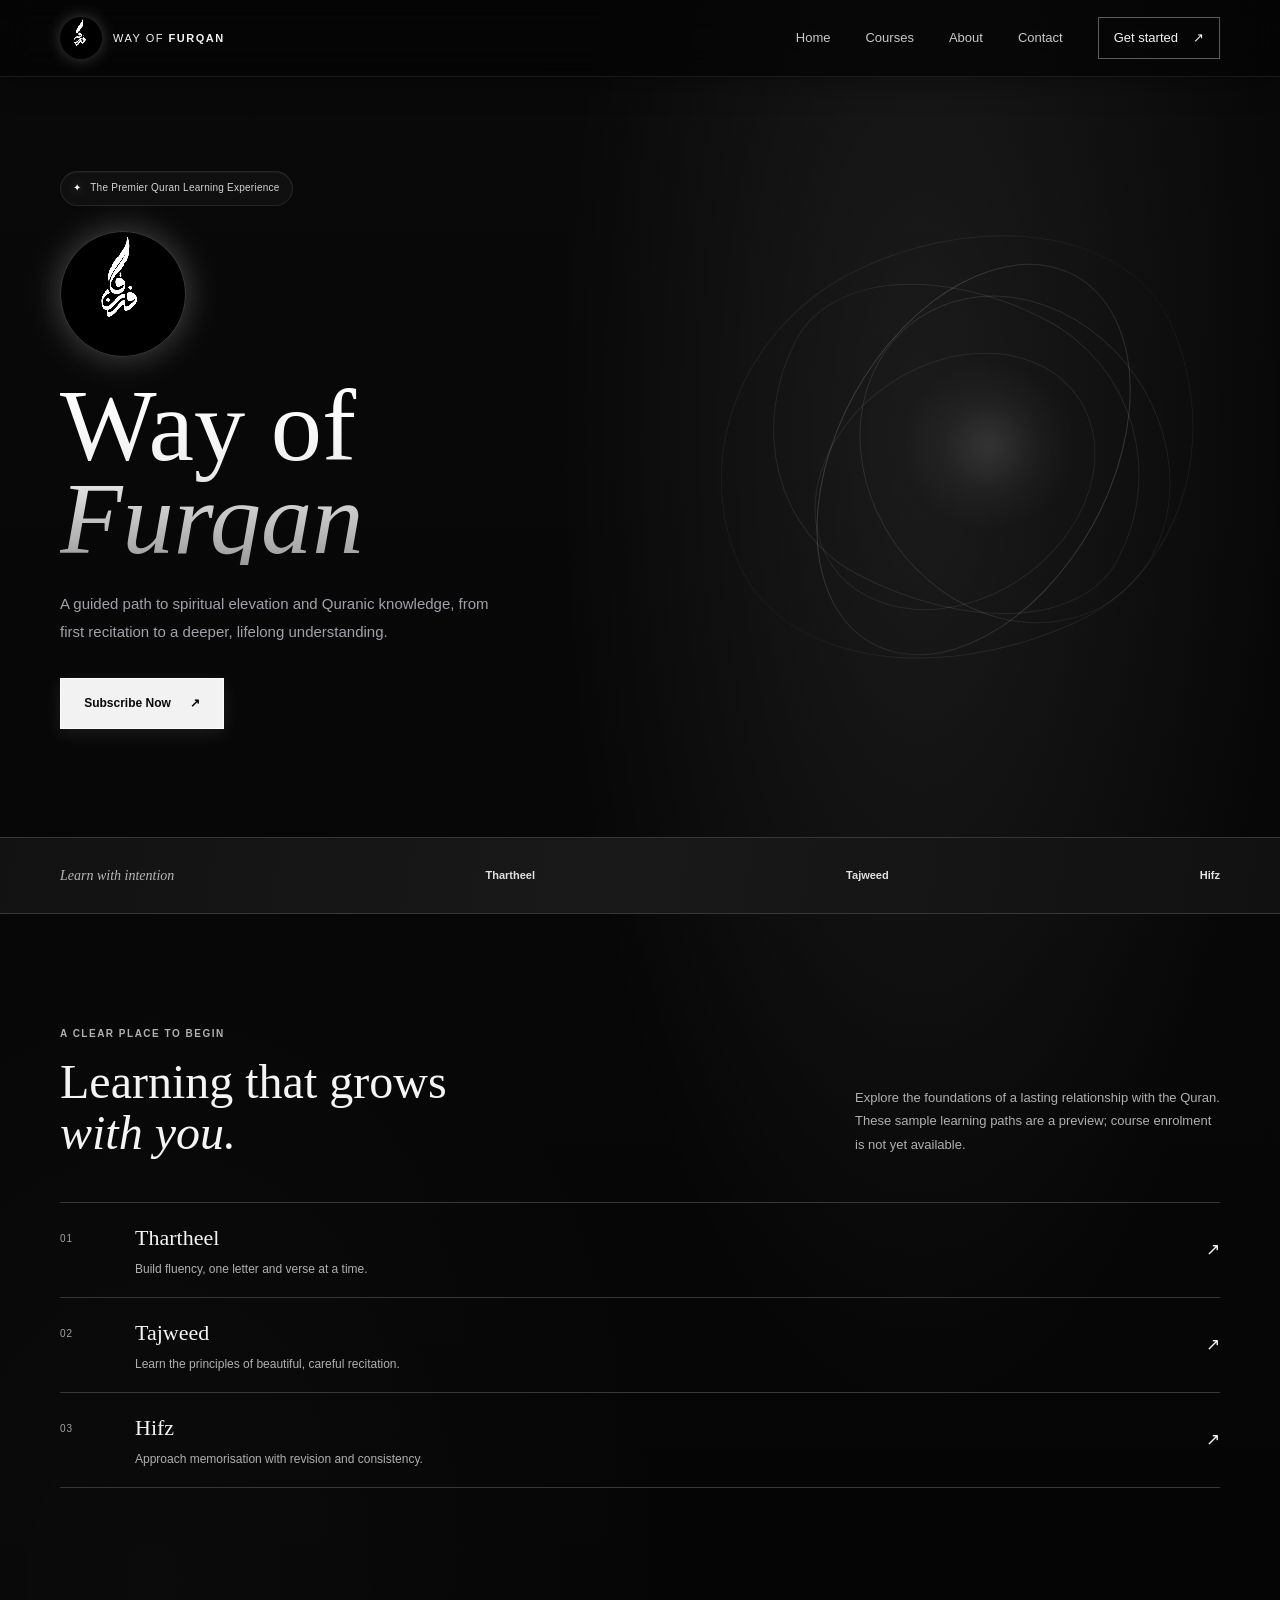
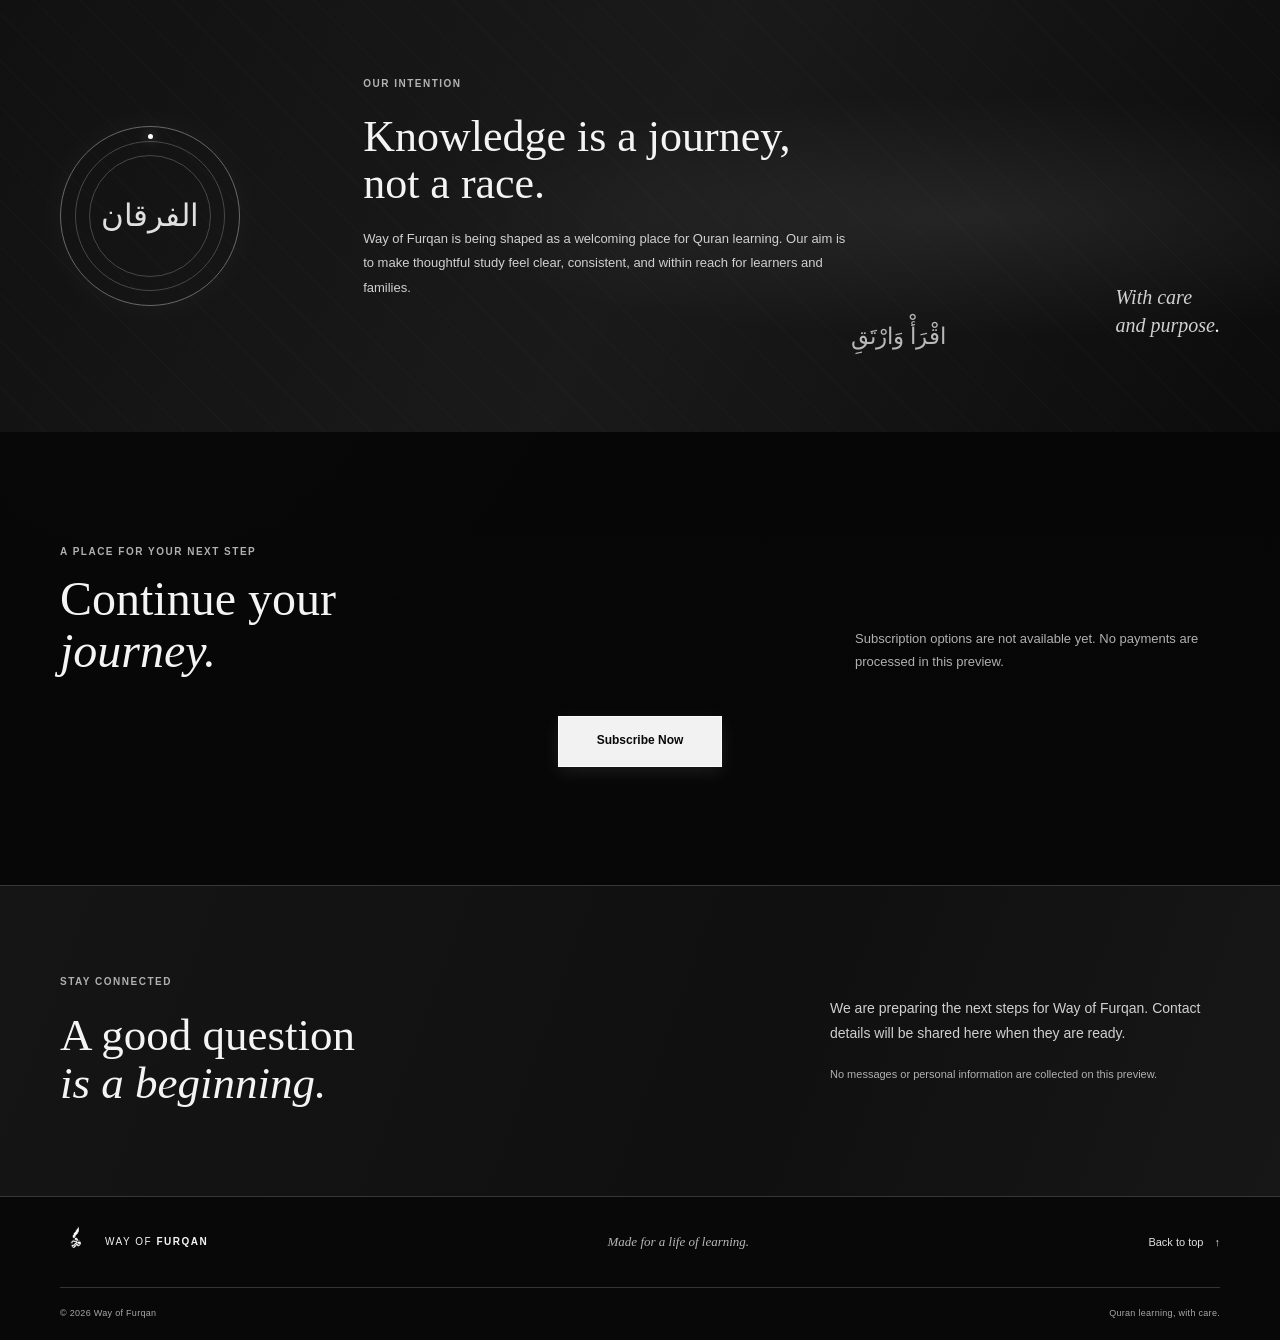
<file: index.html>
<!doctype html>
<html lang="en">
  <head>
    <meta charset="UTF-8" />
    <meta name="viewport" content="width=device-width, initial-scale=1.0" />
    <meta
      name="description"
      content="Build a lasting connection with the Quran through reading, Tajweed, Hifz, translation, and Tafsir."
    />
    <meta name="theme-color" content="#050505" />
    <title>Way of Furqan | Your Journey with the Quran</title>
    <link rel="stylesheet" href="styles.css" />
    <script src="script.js" defer></script>
  </head>
  <body>
    <a class="skip-link" href="#main">Skip to content</a>

    <header class="site-header" id="home">
      <a class="wordmark" href="#home" aria-label="Way of Furqan home">
        <span class="logo-frame logo-frame-header" aria-hidden="true">
          <img class="logo-image" src="assets/logo.jpeg" alt="" />
        </span>
        <span>WAY OF <strong>FURQAN</strong></span>
      </a>

      <button
        class="menu-toggle"
        type="button"
        aria-expanded="false"
        aria-controls="primary-navigation"
      >
        <span class="menu-icon" aria-hidden="true"><i></i><i></i></span>
        <span class="menu-label">Menu</span>
      </button>

      <nav class="primary-navigation" id="primary-navigation" aria-label="Main navigation">
        <a href="#home">Home</a>
        <a href="#courses">Courses</a>
        <a href="#about">About</a>
        <a href="#contact">Contact</a>
        <a class="nav-cta" href="#portals">Get started <span aria-hidden="true">&#8599;</span></a>
      </nav>
    </header>

    <main id="main">
      <section class="hero page-width" aria-labelledby="hero-title">
        <div class="hero-copy">
          <p class="hero-badge"><span aria-hidden="true">&#10022;</span> The Premier Quran Learning Experience</p>
          <span class="logo-frame logo-frame-hero" aria-hidden="true">
            <img class="logo-image" src="assets/logo.jpeg" alt="" />
          </span>
          <h1 id="hero-title">Way of<br /><em>Furqan</em></h1>
          <p class="hero-intro">
            A guided path to spiritual elevation and Quranic knowledge, from first recitation
            to a deeper, lifelong understanding.
          </p>
          <div class="hero-actions">
            <button class="button button-dark subscribe-button" type="button" data-open-subscribe>
              Subscribe Now <span aria-hidden="true">&#8599;</span>
            </button>
          </div>
        </div>

        <div class="hero-visual" aria-hidden="true">
          <span class="flow-line flow-line-one"></span>
          <span class="flow-line flow-line-two"></span>
          <span class="flow-line flow-line-three"></span>
          <span class="flow-light"></span>
        </div>
      </section>

      <section class="learning-strip" aria-label="Learning pathways">
        <div class="learning-strip-inner page-width">
          <p>Learn with intention</p>
          <span>Thartheel</span>
          <span>Tajweed</span>
          <span>Hifz</span>
        </div>
      </section>

      <section class="section page-width courses-section" id="courses" aria-labelledby="courses-title">
        <div class="section-heading">
          <div>
            <p class="eyebrow">A clear place to begin</p>
            <h2 id="courses-title">Learning that grows<br /><em>with you.</em></h2>
          </div>
          <p class="section-intro">
            Explore the foundations of a lasting relationship with the Quran.
            These sample learning paths are a preview; course enrolment is not yet available.
          </p>
        </div>

        <div class="course-list">
          <article class="course-item">
            <span class="course-number">01</span>
            <div><h3>Thartheel</h3><p>Build fluency, one letter and verse at a time.</p></div>
            <span class="course-arrow" aria-hidden="true">&#8599;</span>
          </article>
          <article class="course-item">
            <span class="course-number">02</span>
            <div><h3>Tajweed</h3><p>Learn the principles of beautiful, careful recitation.</p></div>
            <span class="course-arrow" aria-hidden="true">&#8599;</span>
          </article>
          <article class="course-item">
            <span class="course-number">03</span>
            <div><h3>Hifz</h3><p>Approach memorisation with revision and consistency.</p></div>
            <span class="course-arrow" aria-hidden="true">&#8599;</span>
          </article>
        </div>
      </section>

      <section class="about-section" id="about" aria-labelledby="about-title">
        <div class="about-inner page-width">
          <div class="about-mark" aria-hidden="true">
            <span>الفرقان</span>
            <i></i>
          </div>
          <div class="about-copy">
            <p class="eyebrow">Our intention</p>
            <h2 id="about-title">Knowledge is a journey,<br />not a race.</h2>
            <p>
              Way of Furqan is being shaped as a welcoming place for Quran learning.
              Our aim is to make thoughtful study feel clear, consistent, and within reach
              for learners and families.
            </p>
            <p class="arabic-support" lang="ar" dir="rtl">اقْرَأْ وَارْتَقِ</p>
          </div>
          <p class="about-aside">With care<br />and purpose<span>.</span></p>
        </div>
      </section>

      <section class="section page-width subscribe-section" id="portals" aria-labelledby="subscribe-title">
        <div class="section-heading portal-heading">
          <div>
            <p class="eyebrow">A place for your next step</p>
            <h2 id="subscribe-title">Continue your<br /><em>journey.</em></h2>
          </div>
          <p class="section-intro">
            Subscription options are not available yet. No payments are processed in this preview.
          </p>
        </div>
        <div class="subscribe-action">
          <button class="button button-dark subscribe-button" type="button" data-open-subscribe>
            Subscribe Now
          </button>
        </div>
      </section>

      <dialog class="subscribe-dialog" id="subscribe-dialog" aria-labelledby="dialog-title">
        <div class="dialog-content">
          <button class="dialog-close" type="button" aria-label="Close subscription options" data-close-subscribe>&#x2715;</button>
          <p class="eyebrow">Subscription options</p>
          <h2 id="dialog-title">A monthly learning plan</h2>
          <p class="dialog-intro">One considered plan for a year-round connection with Quran learning.</p>
          <div class="plan-grid">
            <article class="plan-card plan-card-featured">
              <span class="best-value">Most Popular</span>
              <p class="plan-cadence">MONTHLY MEMBERSHIP</p>
              <h3>Monthly Plan</h3>
              <p class="plan-price"><span class="price-currency">&#8377;</span>499 <span class="price-period">/ Month</span></p>
              <p class="plan-billing">Billed monthly &bull; Cancel anytime</p>
              <ul class="plan-features">
                <li>Interactive Quran lessons</li>
                <li>1-on-1 dedicated mentorship</li>
                <li>Comprehensive tracking</li>
                <li>Cancel anytime</li>
              </ul>
              <button class="plan-select" type="button" data-plan-choice="Monthly Plan">Subscribe Now</button>
            </article>
          </div>
          <p class="plan-status" id="plan-status" role="status" aria-live="polite"></p>
        </div>
      </dialog>

      <section class="contact-section" id="contact" aria-labelledby="contact-title">
        <div class="contact-inner page-width">
          <div>
            <p class="eyebrow">Stay connected</p>
            <h2 id="contact-title">A good question<br /><em>is a beginning.</em></h2>
          </div>
          <div class="contact-copy">
            <p>We are preparing the next steps for Way of Furqan. Contact details will be shared here when they are ready.</p>
            <span class="contact-note">No messages or personal information are collected on this preview.</span>
          </div>
        </div>
      </section>
    </main>

    <footer class="site-footer">
      <div class="footer-inner page-width">
        <a class="wordmark footer-wordmark" href="#home">
          <span class="logo-frame logo-frame-footer" aria-hidden="true">
            <img class="logo-image" src="assets/logo.jpeg" alt="" />
          </span>
          <span>WAY OF <strong>FURQAN</strong></span>
        </a>
        <p>Made for a life of learning.</p>
        <a class="back-to-top" href="#home">Back to top <span aria-hidden="true">&#8593;</span></a>
      </div>
      <div class="footer-bottom page-width"><span>&copy; <span id="current-year">2026</span> Way of Furqan</span><span>Quran learning, with care.</span></div>
    </footer>
  </body>
</html>
</file>
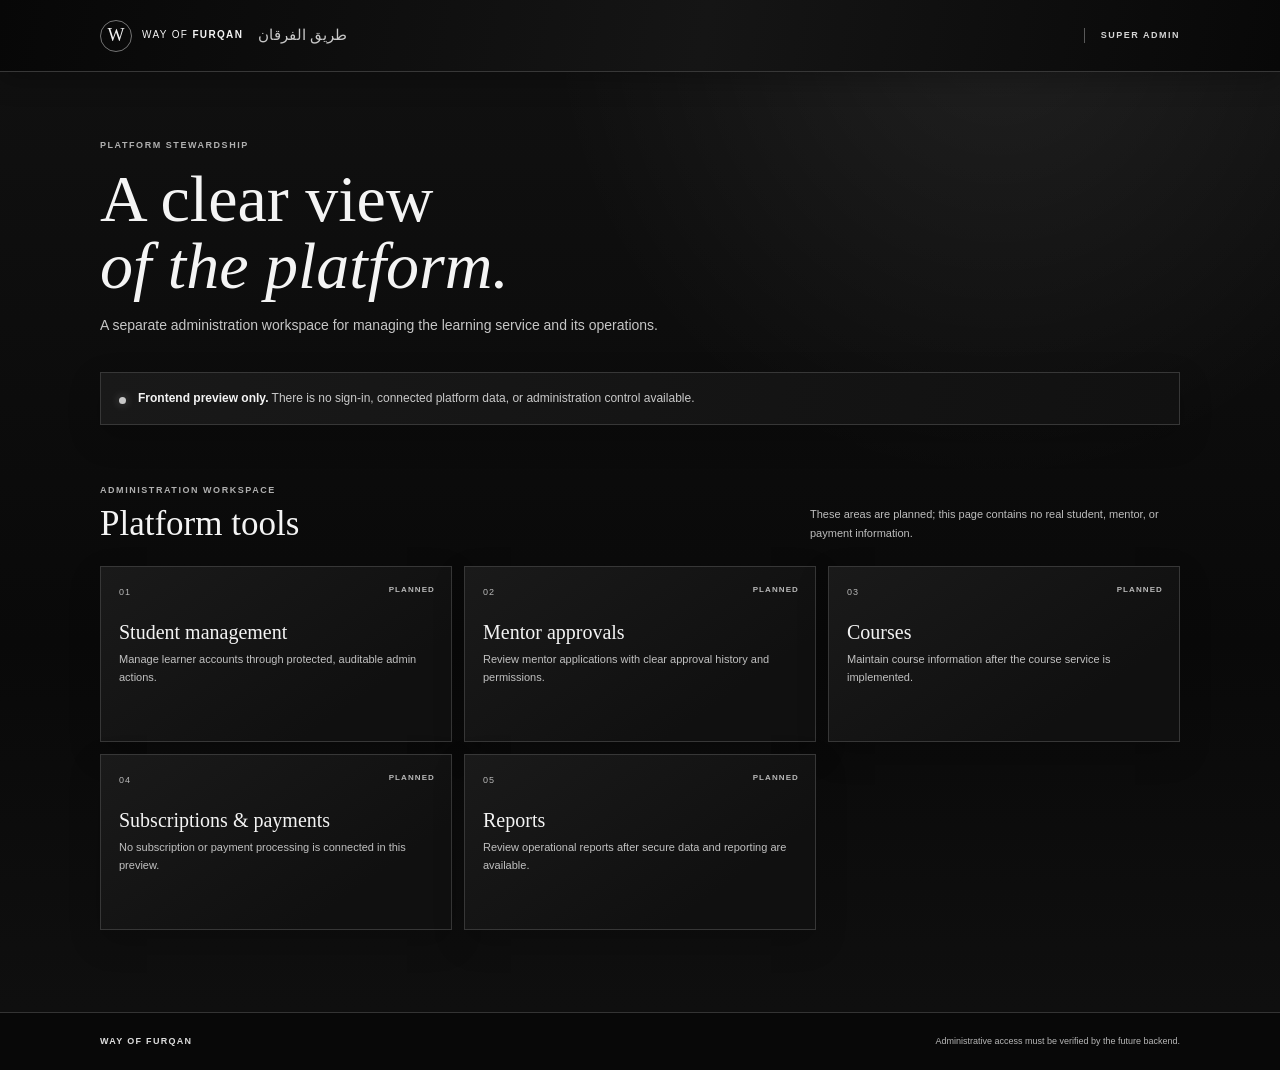
<file: apps/admin/index.html>
<!doctype html>
<html lang="en">
  <head>
    <meta charset="UTF-8" />
    <meta name="viewport" content="width=device-width, initial-scale=1.0" />
    <meta name="theme-color" content="#111111" />
    <title>Super Admin | Way of Furqan</title>
    <link rel="stylesheet" href="../../shared/app.css" />
  </head>
  <body>
    <header class="app-header">
      <a class="brand" href="./" aria-label="Way of Furqan Super Admin home">
        <span class="brand-mark" aria-hidden="true">W</span>
        <span class="brand-name">WAY OF <strong>FURQAN</strong></span>
        <span class="brand-arabic" lang="ar" dir="rtl">طريق الفرقان</span>
      </a>
      <span class="app-label">SUPER ADMIN</span>
    </header>

    <main class="app-main">
      <section class="intro" aria-labelledby="page-title">
        <p class="eyebrow">Platform stewardship</p>
        <h1 id="page-title">A clear view<br /><em>of the platform.</em></h1>
        <p class="intro-copy">A separate administration workspace for managing the learning service and its operations.</p>
      </section>

      <aside class="preview-notice" aria-label="Preview status">
        <span class="notice-dot" aria-hidden="true"></span>
        <p><strong>Frontend preview only.</strong> There is no sign-in, connected platform data, or administration control available.</p>
      </aside>

      <section class="workspace" aria-labelledby="workspace-title">
        <div class="section-heading">
          <div>
            <p class="eyebrow">Administration workspace</p>
            <h2 id="workspace-title">Platform tools</h2>
          </div>
          <p class="section-note">These areas are planned; this page contains no real student, mentor, or payment information.</p>
        </div>

        <div class="feature-grid">
          <article class="feature-card"><span class="feature-index">01</span><span class="feature-status">PLANNED</span><h3>Student management</h3><p>Manage learner accounts through protected, auditable admin actions.</p></article>
          <article class="feature-card"><span class="feature-index">02</span><span class="feature-status">PLANNED</span><h3>Mentor approvals</h3><p>Review mentor applications with clear approval history and permissions.</p></article>
          <article class="feature-card"><span class="feature-index">03</span><span class="feature-status">PLANNED</span><h3>Courses</h3><p>Maintain course information after the course service is implemented.</p></article>
          <article class="feature-card"><span class="feature-index">04</span><span class="feature-status">PLANNED</span><h3>Subscriptions &amp; payments</h3><p>No subscription or payment processing is connected in this preview.</p></article>
          <article class="feature-card"><span class="feature-index">05</span><span class="feature-status">PLANNED</span><h3>Reports</h3><p>Review operational reports after secure data and reporting are available.</p></article>
        </div>
      </section>
    </main>

    <footer class="app-footer"><span>WAY OF FURQAN</span><span>Administrative access must be verified by the future backend.</span></footer>
  </body>
</html>
</file>
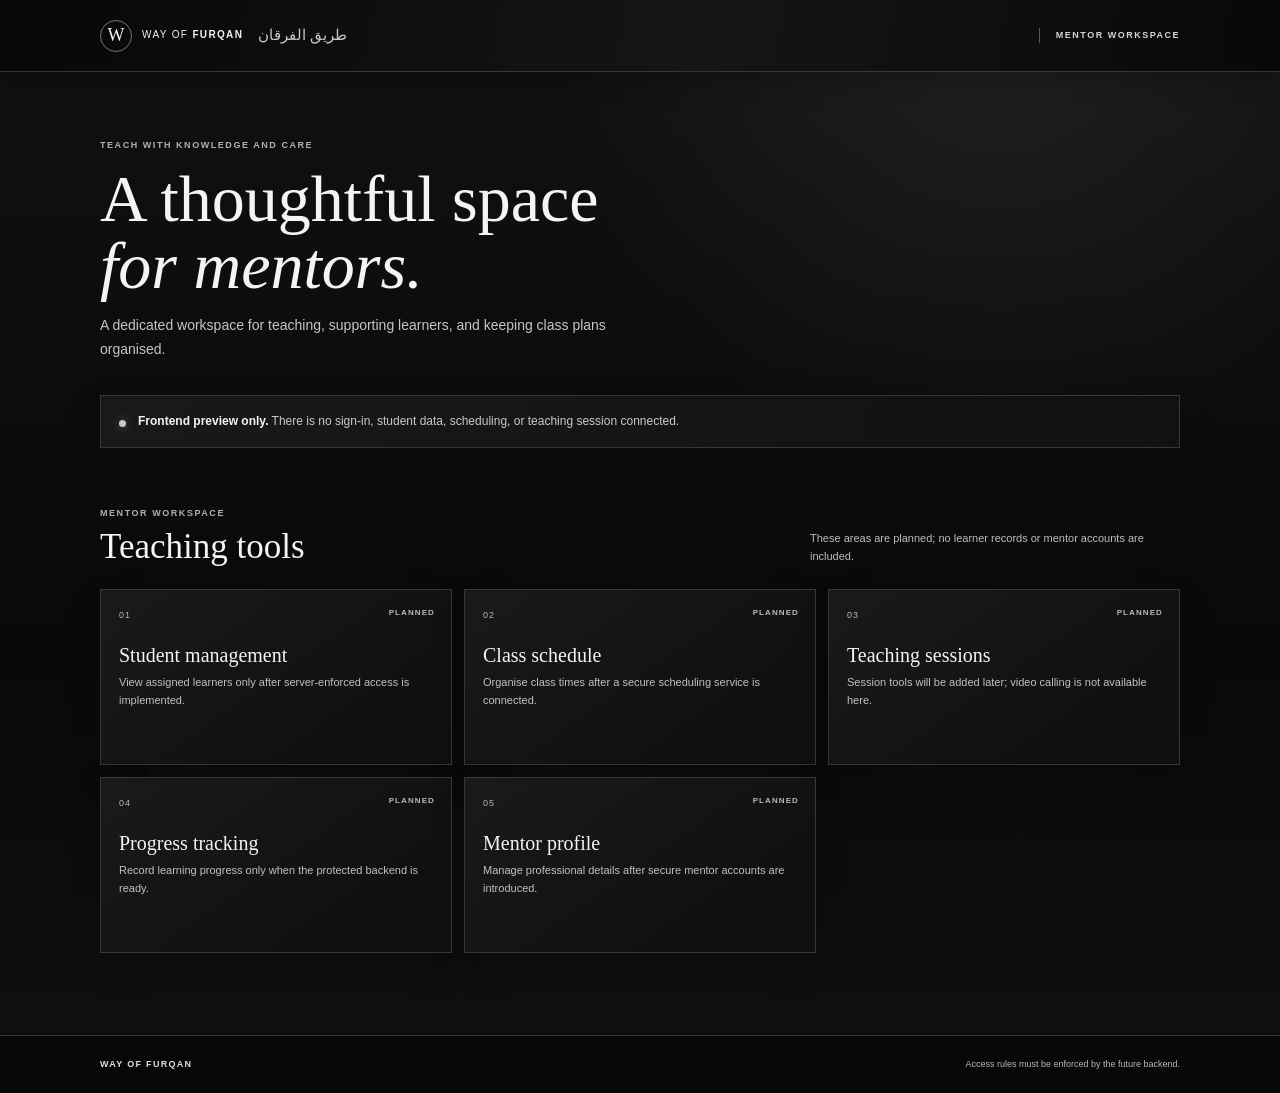
<file: apps/mentors/index.html>
<!doctype html>
<html lang="en">
  <head>
    <meta charset="UTF-8" />
    <meta name="viewport" content="width=device-width, initial-scale=1.0" />
    <meta name="theme-color" content="#111111" />
    <title>Mentors | Way of Furqan</title>
    <link rel="stylesheet" href="../../shared/app.css" />
  </head>
  <body>
    <header class="app-header">
      <a class="brand" href="./" aria-label="Way of Furqan Mentors home">
        <span class="brand-mark" aria-hidden="true">W</span>
        <span class="brand-name">WAY OF <strong>FURQAN</strong></span>
        <span class="brand-arabic" lang="ar" dir="rtl">طريق الفرقان</span>
      </a>
      <span class="app-label">MENTOR WORKSPACE</span>
    </header>

    <main class="app-main">
      <section class="intro" aria-labelledby="page-title">
        <p class="eyebrow">Teach with knowledge and care</p>
        <h1 id="page-title">A thoughtful space<br /><em>for mentors.</em></h1>
        <p class="intro-copy">A dedicated workspace for teaching, supporting learners, and keeping class plans organised.</p>
      </section>

      <aside class="preview-notice" aria-label="Preview status">
        <span class="notice-dot" aria-hidden="true"></span>
        <p><strong>Frontend preview only.</strong> There is no sign-in, student data, scheduling, or teaching session connected.</p>
      </aside>

      <section class="workspace" aria-labelledby="workspace-title">
        <div class="section-heading">
          <div>
            <p class="eyebrow">Mentor workspace</p>
            <h2 id="workspace-title">Teaching tools</h2>
          </div>
          <p class="section-note">These areas are planned; no learner records or mentor accounts are included.</p>
        </div>

        <div class="feature-grid">
          <article class="feature-card"><span class="feature-index">01</span><span class="feature-status">PLANNED</span><h3>Student management</h3><p>View assigned learners only after server-enforced access is implemented.</p></article>
          <article class="feature-card"><span class="feature-index">02</span><span class="feature-status">PLANNED</span><h3>Class schedule</h3><p>Organise class times after a secure scheduling service is connected.</p></article>
          <article class="feature-card"><span class="feature-index">03</span><span class="feature-status">PLANNED</span><h3>Teaching sessions</h3><p>Session tools will be added later; video calling is not available here.</p></article>
          <article class="feature-card"><span class="feature-index">04</span><span class="feature-status">PLANNED</span><h3>Progress tracking</h3><p>Record learning progress only when the protected backend is ready.</p></article>
          <article class="feature-card"><span class="feature-index">05</span><span class="feature-status">PLANNED</span><h3>Mentor profile</h3><p>Manage professional details after secure mentor accounts are introduced.</p></article>
        </div>
      </section>
    </main>

    <footer class="app-footer"><span>WAY OF FURQAN</span><span>Access rules must be enforced by the future backend.</span></footer>
  </body>
</html>
</file>
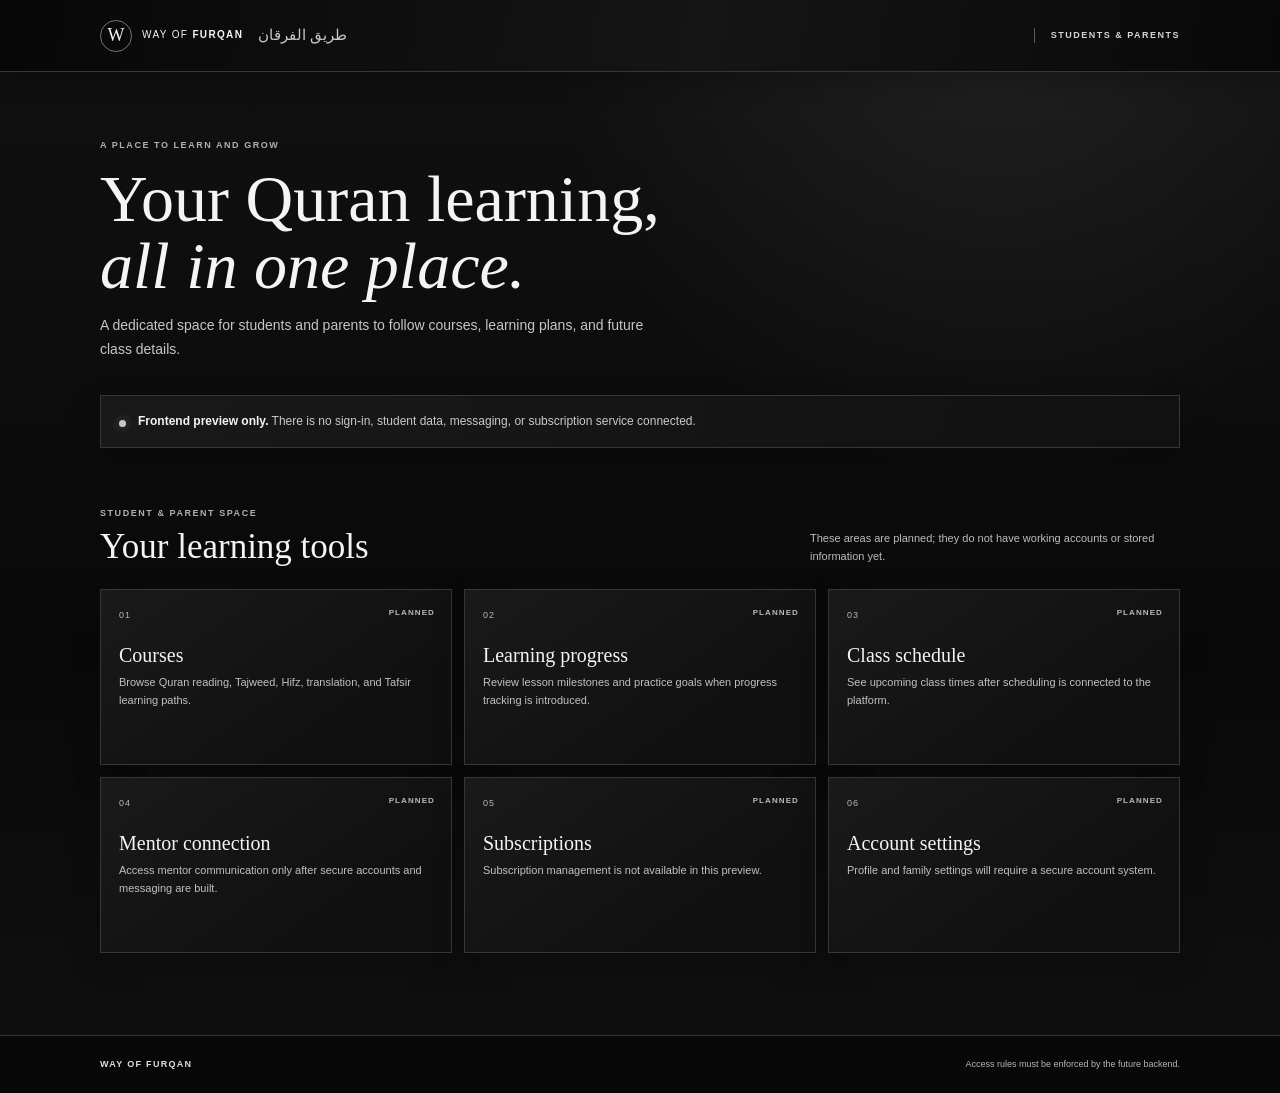
<file: apps/students/index.html>
<!doctype html>
<html lang="en">
  <head>
    <meta charset="UTF-8" />
    <meta name="viewport" content="width=device-width, initial-scale=1.0" />
    <meta name="theme-color" content="#111111" />
    <title>Students &amp; Parents | Way of Furqan</title>
    <link rel="stylesheet" href="../../shared/app.css" />
  </head>
  <body>
    <header class="app-header">
      <a class="brand" href="./" aria-label="Way of Furqan Students and Parents home">
        <span class="brand-mark" aria-hidden="true">W</span>
        <span class="brand-name">WAY OF <strong>FURQAN</strong></span>
        <span class="brand-arabic" lang="ar" dir="rtl">طريق الفرقان</span>
      </a>
      <span class="app-label">STUDENTS &amp; PARENTS</span>
    </header>

    <main class="app-main">
      <section class="intro" aria-labelledby="page-title">
        <p class="eyebrow">A place to learn and grow</p>
        <h1 id="page-title">Your Quran learning,<br /><em>all in one place.</em></h1>
        <p class="intro-copy">A dedicated space for students and parents to follow courses, learning plans, and future class details.</p>
      </section>

      <aside class="preview-notice" aria-label="Preview status">
        <span class="notice-dot" aria-hidden="true"></span>
        <p><strong>Frontend preview only.</strong> There is no sign-in, student data, messaging, or subscription service connected.</p>
      </aside>

      <section class="workspace" aria-labelledby="workspace-title">
        <div class="section-heading">
          <div>
            <p class="eyebrow">Student &amp; parent space</p>
            <h2 id="workspace-title">Your learning tools</h2>
          </div>
          <p class="section-note">These areas are planned; they do not have working accounts or stored information yet.</p>
        </div>

        <div class="feature-grid">
          <article class="feature-card"><span class="feature-index">01</span><span class="feature-status">PLANNED</span><h3>Courses</h3><p>Browse Quran reading, Tajweed, Hifz, translation, and Tafsir learning paths.</p></article>
          <article class="feature-card"><span class="feature-index">02</span><span class="feature-status">PLANNED</span><h3>Learning progress</h3><p>Review lesson milestones and practice goals when progress tracking is introduced.</p></article>
          <article class="feature-card"><span class="feature-index">03</span><span class="feature-status">PLANNED</span><h3>Class schedule</h3><p>See upcoming class times after scheduling is connected to the platform.</p></article>
          <article class="feature-card"><span class="feature-index">04</span><span class="feature-status">PLANNED</span><h3>Mentor connection</h3><p>Access mentor communication only after secure accounts and messaging are built.</p></article>
          <article class="feature-card"><span class="feature-index">05</span><span class="feature-status">PLANNED</span><h3>Subscriptions</h3><p>Subscription management is not available in this preview.</p></article>
          <article class="feature-card"><span class="feature-index">06</span><span class="feature-status">PLANNED</span><h3>Account settings</h3><p>Profile and family settings will require a secure account system.</p></article>
        </div>
      </section>
    </main>

    <footer class="app-footer"><span>WAY OF FURQAN</span><span>Access rules must be enforced by the future backend.</span></footer>
  </body>
</html>
</file>
<file: styles.css>
:root {
  color-scheme: dark;
  --ink: #f4f4f4;
  --paper: #050505;
  --soft: #121212;
  --line: #373737;
  --muted: #b0b0b0;
  --serif: "Iowan Old Style", "Palatino Linotype", "Book Antiqua", Georgia, serif;
  --sans: "Avenir Next", Avenir, "Segoe UI", sans-serif;
  --page-width: 1160px;
}

* { box-sizing: border-box; }
html { scroll-behavior: smooth; scroll-padding-top: 88px; }
body { margin: 0; color: var(--ink); background: radial-gradient(ellipse at 72% 15%, rgb(255 255 255 / 8%), transparent 28%), radial-gradient(ellipse at 12% 54%, rgb(255 255 255 / 2.5%), transparent 34%), linear-gradient(180deg, #090909 0%, var(--paper) 55%, #080808 100%); font-family: var(--sans); font-size: 15px; line-height: 1.65; }
body, button, a { -webkit-tap-highlight-color: transparent; }
a { color: inherit; text-decoration: none; }
button { font: inherit; }
img { display: block; max-width: 100%; }
.page-width { width: min(var(--page-width), calc(100% - 96px)); margin-inline: auto; }
.skip-link { position: absolute; z-index: 20; top: 8px; left: 8px; padding: 10px 14px; color: var(--paper); background: var(--ink); transform: translateY(-160%); }
.skip-link:focus { transform: translateY(0); }

.site-header { position: sticky; z-index: 10; top: 0; display: flex; min-height: 76px; align-items: center; justify-content: space-between; padding-inline: max(48px, calc((100% - var(--page-width)) / 2)); border-bottom: 1px solid rgb(255 255 255 / 8%); color: var(--ink); background: rgb(5 5 5 / 78%); box-shadow: 0 8px 28px rgb(0 0 0 / 28%); backdrop-filter: blur(16px); }
.wordmark { display: inline-flex; align-items: center; gap: 11px; font-size: 11px; letter-spacing: 1.5px; }
.wordmark strong { font-weight: 700; }
.logo-frame { position: relative; display: block; flex: 0 0 auto; overflow: hidden; border-radius: 50%; }
.logo-image { position: absolute; top: 50%; left: 50%; width: 260%; max-width: none; height: 260%; object-fit: cover; filter: invert(1) contrast(4); mix-blend-mode: screen; transform: translate(-50%, -50%); }
.logo-frame-header { width: 42px; aspect-ratio: 1; filter: drop-shadow(0 0 8px rgb(255 255 255 / 24%)); }
.logo-frame-hero { width: 126px; aspect-ratio: 1; margin-bottom: 22px; border: 1px solid rgb(255 255 255 / 10%); box-shadow: 0 0 42px rgb(255 255 255 / 6%); filter: drop-shadow(0 0 18px rgb(255 255 255 / 22%)); }
.logo-frame-footer { width: 34px; aspect-ratio: 1; }
.primary-navigation { display: flex; height: 76px; align-items: center; gap: 35px; font-size: 13px; }
.primary-navigation > a:not(.nav-cta) { color: #c9c9c9; transition: color 160ms ease; }
.primary-navigation > a:not(.nav-cta):hover { color: var(--paper); }
.nav-cta { display: inline-flex; min-height: 42px; align-items: center; gap: 15px; padding: 0 15px; border: 1px solid #5b5b5b; }
.menu-toggle { display: none; }

.hero { position: relative; display: grid; min-height: min(760px, calc(100svh - 76px)); grid-template-columns: minmax(0, 1fr) minmax(280px, 0.9fr); align-items: center; gap: 52px; padding-block: 78px 92px; isolation: isolate; }
.hero-copy { position: relative; z-index: 1; padding-block: 16px; animation: hero-arrive 650ms cubic-bezier(0.2, 0.75, 0.25, 1) both; }
.hero-badge { display: inline-flex; align-items: center; gap: 9px; margin: 0 0 25px; padding: 8px 12px; border: 1px solid rgb(255 255 255 / 9%); border-radius: 999px; color: #d4d4d8; background: rgb(255 255 255 / 3%); box-shadow: inset 0 1px rgb(255 255 255 / 4%); backdrop-filter: blur(12px); font-size: 10px; letter-spacing: 0.25px; }
.hero-badge span { color: #fff; text-shadow: 0 0 12px rgb(255 255 255 / 45%); }
.eyebrow { display: flex; align-items: center; gap: 10px; margin: 0 0 20px; color: var(--muted); font-size: 10px; font-weight: 700; letter-spacing: 1.5px; text-transform: uppercase; }
.hero-copy .eyebrow span { width: 21px; height: 1px; background: var(--ink); }
h1, h2, h3, p { margin-top: 0; }
h1, h2 { font-family: var(--serif); font-weight: 400; letter-spacing: 0; }
h1 { max-width: 650px; margin-bottom: 25px; background: linear-gradient(180deg, #fff 10%, #f0f0f0 48%, #9b9b9b 100%); background-clip: text; color: transparent; font-size: clamp(64px, 8vw, 108px); line-height: 0.91; -webkit-text-fill-color: transparent; }
h1 em, h2 em { font-weight: 400; }
.hero-intro { max-width: 430px; margin-bottom: 31px; color: #a1a1aa; font-size: 15px; line-height: 1.9; }
.hero-actions { display: flex; flex-wrap: wrap; gap: 11px; }
.button { position: relative; display: inline-flex; min-height: 51px; align-items: center; justify-content: center; gap: 19px; overflow: hidden; padding: 0 20px; border: 1px solid transparent; font-size: 12px; font-weight: 650; transition: background 180ms ease, color 180ms ease, border-color 180ms ease, transform 180ms ease, box-shadow 180ms ease; cursor: pointer; }
.button-dark { border-color: rgb(255 255 255 / 80%); color: #090909; background: #f2f2f2; box-shadow: 0 5px 18px rgb(255 255 255 / 9%); }
.button-dark::before { position: absolute; inset: 0 auto 0 -70%; width: 48%; background: linear-gradient(100deg, transparent, rgb(255 255 255 / 78%), transparent); content: ""; transform: skewX(-20deg); }
.button-dark:hover { background: #fff; transform: translateY(-2px); box-shadow: 0 8px 30px rgb(255 255 255 / 17%); }
.button-dark:hover::before { animation: button-shimmer 700ms ease-out; }
.button:active, .plan-select:active { transform: scale(0.98); }
.button-light { border: 1px solid #696969; color: var(--ink); background: rgb(255 255 255 / 3%); }
.button-light:hover { background: rgb(255 255 255 / 9%); }
.hero-visual { position: relative; min-height: 490px; overflow: hidden; mask-image: radial-gradient(ellipse at center, #000 48%, transparent 76%); }
.hero-visual::before { position: absolute; inset: 8% 3%; border: 1px solid rgb(255 255 255 / 12%); border-radius: 48% 52% 43% 57% / 54% 43% 57% 46%; content: ""; transform: rotate(-24deg); }
.hero-visual::after { position: absolute; inset: 18% 13%; border: 1px solid rgb(255 255 255 / 9%); border-radius: 55% 45% 58% 42% / 43% 57% 43% 57%; content: ""; transform: rotate(28deg); }
.flow-line { position: absolute; display: block; border: 1px solid rgb(255 255 255 / 16%); border-radius: 50%; }
.flow-line-one { top: 9%; right: 21%; width: 52%; height: 86%; transform: rotate(29deg); }
.flow-line-two { top: 17%; right: 11%; width: 56%; height: 70%; border-color: rgb(255 255 255 / 10%); transform: rotate(-35deg); }
.flow-line-three { top: 26%; right: 28%; width: 45%; height: 61%; border-color: rgb(255 255 255 / 8%); transform: rotate(56deg); }
.flow-light { position: absolute; top: 31%; right: 27%; width: 34%; aspect-ratio: 1; border-radius: 50%; background: radial-gradient(circle, rgb(255 255 255 / 13%), rgb(255 255 255 / 3%) 40%, transparent 72%); filter: blur(7px); }

.learning-strip { border-block: 1px solid var(--line); background: linear-gradient(100deg, #121212, #191919 48%, #111111); }
.learning-strip-inner { display: flex; min-height: 75px; align-items: center; justify-content: space-between; gap: 18px; }
.learning-strip p { margin: 0; color: #b8b8b8; font-family: var(--serif); font-size: 14px; font-style: italic; }
.learning-strip span { color: #e2e2e2; font-size: 11px; font-weight: 600; }
.section { padding-block: 112px; }
.section-heading { display: grid; grid-template-columns: 1fr 0.6fr; align-items: end; gap: 45px; margin-bottom: 43px; }
.section-heading .eyebrow { margin-bottom: 13px; }
h2 { margin-bottom: 0; font-size: 48px; line-height: 1.08; }
.section-intro { max-width: 365px; margin: 0 0 3px auto; color: var(--muted); font-size: 13px; line-height: 1.8; }
.course-list { border-top: 1px solid var(--line); }
.course-item { display: grid; min-height: 95px; grid-template-columns: 75px 1fr 30px; align-items: center; border-bottom: 1px solid var(--line); transition: padding 180ms ease, background 180ms ease; }
.course-item:hover { padding-inline: 12px; background: #191919; }
.course-number { align-self: start; padding-top: 28px; color: #a2a2a2; font-size: 10px; letter-spacing: 1px; }
.course-item h3 { margin: 0 0 4px; font-family: var(--serif); font-size: 22px; font-weight: 400; }
.course-item p { margin: 0; color: var(--muted); font-size: 12px; }
.course-arrow { justify-self: end; font-size: 17px; }

.about-section { overflow: hidden; color: var(--ink); background: radial-gradient(ellipse at 76% 50%, rgb(255 255 255 / 7%), transparent 40%), repeating-linear-gradient(45deg, transparent 0 31px, rgb(255 255 255 / 2%) 32px, transparent 33px), linear-gradient(115deg, #111111, #1a1a1a 50%, #0c0c0c); }
.about-inner { position: relative; display: grid; min-height: 410px; grid-template-columns: 0.62fr 1.4fr 0.55fr; align-items: center; gap: 45px; padding-block: 76px; }
.about-mark { position: relative; display: grid; width: 180px; aspect-ratio: 1; place-items: center; border: 1px solid #696969; border-radius: 50%; color: #e0e0e0; box-shadow: 0 0 42px rgb(255 255 255 / 4%); }
.about-mark::before, .about-mark::after { position: absolute; inset: 14px; border: 1px solid #484848; border-radius: 50%; content: ""; }
.about-mark::after { inset: 28px; }
.about-mark span { z-index: 1; font-family: "Noto Naskh Arabic", "Traditional Arabic", serif; font-size: 31px; }
.about-mark i { position: absolute; top: 7px; width: 5px; height: 5px; border-radius: 50%; background: white; box-shadow: 0 0 12px rgb(255 255 255 / 55%); }
.about-copy .eyebrow { color: #b3b3b3; }
.about-copy h2 { margin-bottom: 19px; font-size: 44px; }
.about-copy > p:not(.eyebrow):not(.arabic-support) { max-width: 490px; margin-bottom: 0; color: #d0d0d0; font-size: 13px; line-height: 1.9; }
.arabic-support { margin: 17px 0 0; color: #b8b8b8; font-family: "Noto Naskh Arabic", "Traditional Arabic", serif; font-size: 23px; }
.about-aside { align-self: end; justify-self: end; margin: 0 0 17px; color: #d0d0d0; font-family: var(--serif); font-size: 20px; font-style: italic; line-height: 1.4; }
.about-aside span { color: white; }

.subscribe-section { padding-bottom: 118px; }
.portal-heading { margin-bottom: 39px; }
.subscribe-action { display: flex; justify-content: center; }
.subscribe-button { min-width: 164px; min-height: 51px; transition: background 160ms ease, transform 160ms ease; }
.subscribe-button:hover { background: #d9d9d9; transform: translateY(-2px); }

.subscribe-dialog { width: min(540px, calc(100% - 32px)); max-width: none; max-height: min(90dvh, 760px); overflow: auto; padding: 0; border: 1px solid #575757; color: var(--ink); background: linear-gradient(145deg, #171717, #080808 72%); box-shadow: 0 30px 100px rgb(0 0 0 / 75%), 0 0 55px rgb(255 255 255 / 8%); }
.subscribe-dialog[open] { animation: dialog-enter 620ms cubic-bezier(0.16, 1, 0.3, 1) both; }
.subscribe-dialog.is-closing { animation: dialog-exit 260ms cubic-bezier(0.4, 0, 1, 1) both; }
.subscribe-dialog::backdrop { background: rgb(0 0 0 / 78%); backdrop-filter: blur(7px); animation: backdrop-enter 500ms ease both; }
.subscribe-dialog.is-closing::backdrop { animation: backdrop-exit 240ms ease both; }
.dialog-content { position: relative; padding: 42px; }
.dialog-close { position: absolute; top: 15px; right: 15px; display: grid; width: 40px; aspect-ratio: 1; place-items: center; border: 1px solid #555; color: var(--ink); background: transparent; cursor: pointer; font-size: 22px; line-height: 1; transition: background 160ms ease, border-color 160ms ease; }
.dialog-close:hover { border-color: #aaa; background: rgb(255 255 255 / 8%); transform: rotate(90deg); }
.dialog-content > .eyebrow { margin-bottom: 10px; }
.dialog-content h2 { margin: 0 48px 12px 0; font-size: 38px; }
.dialog-intro { max-width: 430px; margin-bottom: 26px; color: #b8b8b8; font-size: 13px; }
.plan-grid { display: grid; grid-template-columns: minmax(0, 1fr); }
.plan-card { position: relative; display: flex; min-height: 100%; flex-direction: column; align-items: flex-start; padding: 25px; border: 1px solid #626262; background: linear-gradient(145deg, #1d1d1d, #111); }
.plan-card-featured { border-color: #aaa; box-shadow: inset 0 0 28px rgb(255 255 255 / 5%), 0 15px 40px rgb(0 0 0 / 35%); }
.plan-card-featured::after { position: absolute; z-index: -1; inset: -12px; border-radius: inherit; background: radial-gradient(ellipse, rgb(255 255 255 / 11%), transparent 68%); content: ""; opacity: 0.45; animation: plan-glow 4.5s ease-in-out infinite alternate; }
.plan-cadence { margin-bottom: 24px; color: #aaa; font-size: 9px; font-weight: 700; letter-spacing: 1.6px; }
.plan-card h3 { margin-bottom: 7px; font-size: 22px; }
.plan-price { margin-bottom: 19px; color: #f0f0f0; font-family: var(--serif); font-size: 38px; line-height: 1.1; }
.plan-price .price-currency { margin-right: 2px; font-family: var(--sans); font-size: 23px; }
.plan-price .price-period { color: #aaa; font-family: var(--sans); font-size: 11px; }
.plan-billing { margin: -8px 0 20px; color: #b8b8b8; font-size: 11px; }
.plan-features { display: grid; width: 100%; gap: 12px; margin: 0 0 25px; padding: 0; color: #d0d0d0; font-size: 12px; list-style: none; }
.plan-features li { position: relative; padding-left: 25px; }
.plan-features li::before { position: absolute; top: 0; left: 0; color: #f4f4f4; content: "✓"; text-shadow: 0 0 10px rgb(255 255 255 / 35%); }
.plan-select { width: 100%; min-height: 48px; margin-top: auto; border: 1px solid #f4f4f4; color: #080808; background: #f4f4f4; cursor: pointer; font: inherit; font-size: 12px; font-weight: 700; transition: background 180ms ease, color 180ms ease, transform 180ms ease, box-shadow 180ms ease; }
.plan-select { position: relative; overflow: hidden; }
.plan-select::before { position: absolute; inset: 0 auto 0 -70%; width: 48%; background: linear-gradient(100deg, transparent, rgb(255 255 255 / 78%), transparent); content: ""; transform: skewX(-20deg); }
.plan-select:hover { transform: translateY(-2px); color: #080808; background: #fff; box-shadow: 0 8px 30px rgb(255 255 255 / 17%); }
.plan-select:hover::before { animation: button-shimmer 700ms ease-out; }
.plan-status { min-height: 20px; margin: 16px 0 0; color: #c8c8c8; font-size: 11px; }
.best-value { position: absolute; top: 15px; right: 15px; padding: 5px 8px; border: 1px solid rgb(255 255 255 / 36%); border-radius: 999px; color: #fff; background: rgb(255 255 255 / 5%); box-shadow: 0 0 18px rgb(255 255 255 / 8%); font-size: 8px; font-weight: 700; letter-spacing: 0.8px; text-transform: uppercase; }
@media (hover: hover) and (pointer: fine) {
  .plan-card-featured { transform-style: preserve-3d; transition: transform 280ms ease, box-shadow 280ms ease; }
  .plan-card-featured:hover { transform: perspective(900px) rotateX(1deg) rotateY(-1deg) translateY(-4px); box-shadow: inset 0 0 32px rgb(255 255 255 / 7%), 0 22px 54px rgb(0 0 0 / 45%); }
}
@keyframes dialog-enter { from { opacity: 0; transform: translateY(18px) scale(0.95); } to { opacity: 1; transform: translateY(0) scale(1); } }
@keyframes dialog-exit { from { opacity: 1; transform: translateY(0) scale(1); } to { opacity: 0; transform: translateY(14px) scale(0.94); } }
@keyframes backdrop-enter { from { opacity: 0; } to { opacity: 1; } }
@keyframes backdrop-exit { from { opacity: 1; } to { opacity: 0; } }
@keyframes plan-glow { from { opacity: 0.25; } to { opacity: 0.7; } }
@keyframes button-shimmer { from { left: -70%; } to { left: 135%; } }

.contact-section { border-block: 1px solid var(--line); background: linear-gradient(110deg, #151515, #101010 60%, #171717); }
.contact-inner { display: grid; min-height: 310px; grid-template-columns: 1fr 0.62fr; align-items: center; gap: 60px; padding-block: 66px; }
.contact-inner h2 { font-size: 45px; }
.contact-copy { max-width: 390px; justify-self: end; }
.contact-copy p { margin-bottom: 14px; color: #d0d0d0; font-size: 14px; line-height: 1.8; }
.contact-note { color: #b0b0b0; font-size: 11px; }

.site-footer { color: var(--ink); background: #080808; }
.footer-inner { display: flex; min-height: 91px; align-items: center; justify-content: space-between; gap: 20px; border-bottom: 1px solid #343434; }
.footer-wordmark { font-size: 10px; }
.footer-inner > p { margin: 0; color: #b8b8b8; font-family: var(--serif); font-size: 13px; font-style: italic; }
.back-to-top { color: #e0e0e0; font-size: 11px; }
.back-to-top span { margin-left: 8px; }
.footer-bottom { display: flex; min-height: 52px; align-items: center; justify-content: space-between; color: #a8a8a8; font-size: 9px; letter-spacing: 0.3px; }

:focus-visible { outline: 2px solid #c7c7c7; outline-offset: 4px; }
.site-header :focus-visible { outline-color: white; }

@media (min-width: 1440px) {
  .hero { min-height: 690px; }
}

@media (max-width: 900px) {
  .page-width { width: min(var(--page-width), calc(100% - 56px)); }
  .site-header { padding-inline: 28px; }
  .primary-navigation { gap: 22px; }
  .hero { min-height: 560px; grid-template-columns: 1fr 0.8fr; gap: 25px; padding-block: 58px; }
  h1 { font-size: clamp(62px, 8vw, 84px); }
  .hero-visual { min-height: 390px; }
  .section { padding-block: 88px; }
  .about-inner { grid-template-columns: 0.5fr 1.5fr; gap: 35px; }
  .about-aside { position: absolute; right: 0; bottom: 29px; }
}

@media (max-width: 680px) {
  html { scroll-padding-top: 70px; }
  .page-width { width: calc(100% - 40px); }
  .site-header { min-height: 66px; padding-inline: 20px; }
  .wordmark { gap: 8px; font-size: 10px; letter-spacing: 1.2px; }
  .logo-frame-header { width: 36px; }
  .logo-frame-hero { width: 96px; margin-bottom: 18px; }
  .menu-toggle { display: inline-flex; min-height: 42px; align-items: center; gap: 8px; padding: 5px 0 5px 10px; border: 0; color: var(--ink); background: transparent; cursor: pointer; font-size: 12px; }
  .menu-icon { display: grid; width: 18px; gap: 5px; }
  .menu-icon i { display: block; height: 1px; background: var(--ink); transition: transform 160ms ease; }
  .menu-toggle[aria-expanded="true"] .menu-icon i:first-child { transform: translateY(3px) rotate(45deg); }
  .menu-toggle[aria-expanded="true"] .menu-icon i:last-child { transform: translateY(-3px) rotate(-45deg); }
  .primary-navigation { position: absolute; top: 66px; right: 0; left: 0; display: none; height: auto; align-items: stretch; gap: 0; padding: 6px 20px 18px; border-bottom: 1px solid var(--line); background: #080808; }
  .primary-navigation.is-open { display: flex; flex-direction: column; }
  .primary-navigation > a:not(.nav-cta) { padding: 12px 0; border-top: 1px solid #343434; }
  .nav-cta { align-self: flex-start; margin-top: 10px; }
  .hero { min-height: min(720px, calc(100svh - 66px)); grid-template-columns: 1fr; gap: 0; padding-block: 72px 78px; overflow: hidden; }
  .hero-copy { padding: 0; }
  .hero-badge { margin-bottom: 21px; font-size: 9px; }
  .eyebrow { margin-bottom: 16px; font-size: 9px; }
  h1 { max-width: 480px; margin-bottom: 21px; font-size: clamp(62px, 16vw, 88px); }
  .hero-intro { max-width: 390px; margin-bottom: 25px; font-size: 14px; }
  .hero-visual { position: absolute; z-index: 0; top: 0; right: -42%; bottom: 0; width: 110%; min-height: 0; opacity: 0.62; }
  .flow-line-one { right: 18%; width: 58%; }
  .flow-line-two { right: 4%; width: 65%; }
  .flow-line-three { right: 25%; width: 52%; }
  .learning-strip-inner { min-height: 0; flex-wrap: wrap; justify-content: flex-start; gap: 13px 20px; padding-block: 18px; }
  .learning-strip p { flex-basis: 100%; }
  .learning-strip span { font-size: 10px; }
  .section { padding-block: 72px; }
  .section-heading { grid-template-columns: 1fr; gap: 16px; margin-bottom: 28px; }
  h2 { font-size: 41px; }
  .section-intro { max-width: 450px; margin: 0; font-size: 12px; }
  .course-item { min-height: 89px; grid-template-columns: 39px 1fr 22px; }
  .course-item:hover { padding-inline: 5px; }
  .course-number { padding-top: 27px; font-size: 9px; }
  .course-item h3 { font-size: 19px; }
  .course-item p { max-width: 255px; font-size: 11px; }
  .about-inner { min-height: 0; grid-template-columns: 1fr; gap: 28px; padding-block: 58px 72px; }
  .about-mark { width: 112px; }
  .about-mark span { font-size: 25px; }
  .about-mark::before { inset: 9px; }
  .about-mark::after { inset: 18px; }
  .about-copy h2 { font-size: 38px; }
  .about-aside { right: 0; bottom: 21px; font-size: 15px; }
  .portal-heading { margin-bottom: 25px; }
  .subscribe-dialog { width: calc(100% - 24px); max-height: 92dvh; }
  .dialog-content { padding: 34px 20px 22px; }
  .dialog-content h2 { font-size: 32px; }
  .plan-grid { grid-template-columns: 1fr; }
  .plan-card { min-height: 0; padding: 20px; }
  .plan-cadence { margin-bottom: 18px; }
  .plan-card h3 { font-size: 20px; }
  .contact-inner { min-height: 0; grid-template-columns: 1fr; gap: 22px; padding-block: 55px; }
  .contact-inner h2 { font-size: 39px; }
  .contact-copy { justify-self: start; }
  .footer-inner { min-height: 82px; flex-wrap: wrap; gap: 6px 16px; padding-block: 15px; }
  .footer-inner > p { display: none; }
  .footer-bottom { min-height: 48px; font-size: 8px; }
}

@media (prefers-reduced-motion: reduce) {
  *, *::before, *::after { scroll-behavior: auto !important; transition-duration: 0.01ms !important; animation-duration: 0.01ms !important; animation-iteration-count: 1 !important; }
}

@keyframes hero-arrive { from { opacity: 0; transform: translateY(14px); } to { opacity: 1; transform: translateY(0); } }
</file>
<file: shared/app.css>
:root {
  color-scheme: dark;
  --ink: #f4f4f4;
  --paper: #090909;
  --soft: #121212;
  --line: #373737;
  --muted: #b0b0b0;
  --serif: "Iowan Old Style", "Palatino Linotype", "Book Antiqua", Georgia, serif;
  --sans: "Avenir Next", Avenir, "Segoe UI", sans-serif;
  --page-width: 1080px;
}

* { box-sizing: border-box; }
html { min-width: 320px; scroll-behavior: smooth; }
body { margin: 0; color: var(--ink); background: radial-gradient(ellipse at 78% 0%, rgb(255 255 255 / 7%), transparent 32%), linear-gradient(180deg, #111111, var(--paper) 60%, #101010); font-family: var(--sans); font-size: 15px; line-height: 1.65; }
a { color: inherit; text-decoration: none; }
.app-header { display: flex; min-height: 72px; align-items: center; justify-content: space-between; gap: 20px; padding: 0 max(28px, calc((100% - var(--page-width)) / 2)); border-bottom: 1px solid var(--line); color: var(--ink); background: linear-gradient(100deg, #070707, #151515 55%, #080808); box-shadow: 0 8px 26px rgb(0 0 0 / 25%); }
.brand { display: inline-flex; align-items: center; gap: 10px; white-space: nowrap; }
.brand-mark { display: grid; width: 32px; aspect-ratio: 1; place-items: center; border: 1px solid #737373; border-radius: 50%; font-family: var(--serif); font-size: 18px; }
.brand-name { font-size: 10px; letter-spacing: 1.35px; }
.brand-name strong { font-weight: 700; }
.brand-arabic { margin-left: 5px; color: #c8c8c8; font-family: "Noto Naskh Arabic", "Traditional Arabic", serif; font-size: 15px; }
.app-label { padding-left: 16px; border-left: 1px solid #595959; color: #d5d5d5; font-size: 9px; font-weight: 700; letter-spacing: 1.5px; }
.app-main { width: min(var(--page-width), calc(100% - 56px)); margin-inline: auto; }
.intro { padding: 66px 0 34px; }
.eyebrow { margin: 0 0 12px; color: var(--muted); font-size: 9px; font-weight: 700; letter-spacing: 1.55px; text-transform: uppercase; }
h1, h2, h3, p { margin-top: 0; }
h1, h2, h3 { font-family: var(--serif); font-weight: 400; letter-spacing: 0; }
h1 { margin-bottom: 15px; font-size: clamp(43px, 7vw, 66px); line-height: 1.02; }
h1 em { font-weight: 400; }
.intro-copy { max-width: 560px; margin-bottom: 0; color: #c6c6c6; font-size: 14px; }
.preview-notice { display: flex; align-items: flex-start; gap: 12px; padding: 16px 18px; border: 1px solid var(--line); background: linear-gradient(105deg, #191919, #111111); box-shadow: 0 12px 32px rgb(0 0 0 / 22%); }
.notice-dot { flex: 0 0 7px; width: 7px; height: 7px; margin-top: 8px; border-radius: 50%; background: #c8c8c8; box-shadow: 0 0 10px rgb(255 255 255 / 30%); }
.preview-notice p { margin: 0; color: #c9c9c9; font-size: 12px; line-height: 1.65; }
.preview-notice strong { color: var(--ink); }
.workspace { padding: 58px 0 82px; }
.section-heading { display: flex; align-items: end; justify-content: space-between; gap: 28px; margin-bottom: 22px; }
.section-heading .eyebrow { margin-bottom: 7px; }
h2 { margin-bottom: 0; font-size: 35px; line-height: 1.1; }
.section-note { max-width: 370px; margin: 0 0 2px; color: #bdbdbd; font-size: 11px; }
.feature-grid { display: grid; grid-template-columns: repeat(3, minmax(0, 1fr)); gap: 12px; }
.feature-card { position: relative; display: flex; min-height: 176px; flex-direction: column; align-items: flex-start; padding: 18px; border: 1px solid var(--line); background: linear-gradient(145deg, #1a1a1a, #101010 75%); box-shadow: 0 12px 30px rgb(0 0 0 / 19%); transition: border-color 180ms ease, transform 180ms ease, background 180ms ease; }
.feature-card:hover { transform: translateY(-2px); border-color: #696969; background: linear-gradient(145deg, #202020, #121212 75%); }
.feature-index { color: #b8b8b8; font-size: 9px; letter-spacing: 1px; }
.feature-status { position: absolute; top: 16px; right: 16px; color: #b8b8b8; font-size: 8px; font-weight: 700; letter-spacing: 1.1px; }
.feature-card h3 { margin: 21px 0 6px; font-size: 20px; line-height: 1.15; }
.feature-card p { max-width: 310px; margin: 0; color: #c1c1c1; font-size: 11px; line-height: 1.7; }
.app-footer { display: flex; min-height: 58px; align-items: center; justify-content: space-between; gap: 14px; padding: 12px max(28px, calc((100% - var(--page-width)) / 2)); border-top: 1px solid #343434; color: #dedede; background: #080808; font-size: 9px; }
.app-footer span:first-child { font-weight: 700; letter-spacing: 1.3px; }
.app-footer span:last-child { color: #b7b7b7; text-align: right; }
:focus-visible { outline: 2px solid #c7c7c7; outline-offset: 4px; }

@media (max-width: 760px) {
  .app-header { padding-inline: 20px; }
  .brand { gap: 8px; }
  .brand-arabic { font-size: 13px; }
  .app-main { width: calc(100% - 40px); }
  .intro { padding-top: 49px; }
  .feature-grid { grid-template-columns: repeat(2, minmax(0, 1fr)); }
  .section-heading { align-items: flex-start; flex-direction: column; gap: 10px; }
  .section-note { max-width: 480px; }
  .app-footer { align-items: flex-start; flex-direction: column; padding-inline: 20px; }
  .app-footer span:last-child { text-align: left; }
}

@media (max-width: 480px) {
  .app-header { min-height: 64px; }
  .brand-mark { width: 29px; font-size: 16px; }
  .brand-name { font-size: 9px; letter-spacing: 1px; }
  .brand-arabic { display: none; }
  .app-label { padding-left: 10px; font-size: 8px; letter-spacing: 1px; }
  .intro { padding-top: 42px; }
  h1 { font-size: 45px; }
  h2 { font-size: 30px; }
  .feature-grid { grid-template-columns: 1fr; gap: 9px; }
  .feature-card { min-height: 145px; }
  .workspace { padding-top: 47px; }
  .preview-notice { padding: 13px; }
}

@media (prefers-reduced-motion: reduce) {
  *, *::before, *::after { scroll-behavior: auto !important; }
}
</file>
